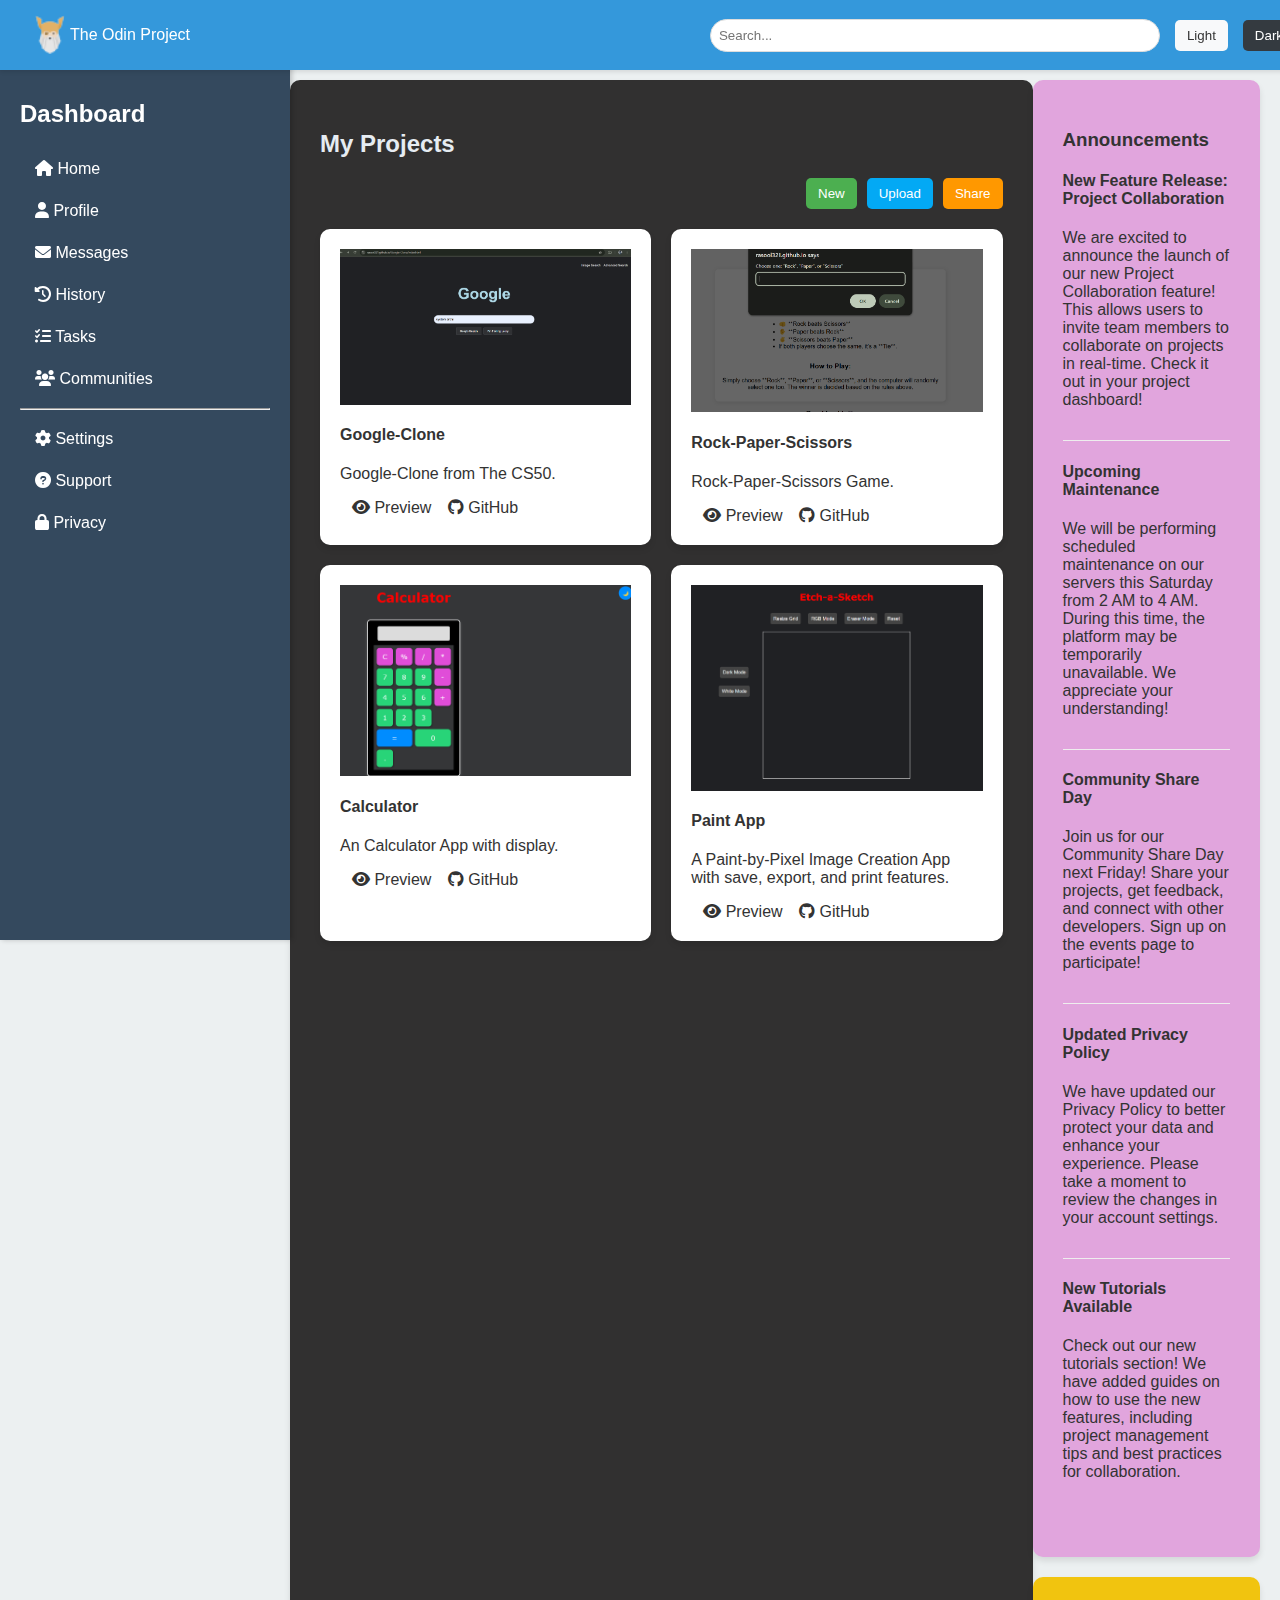
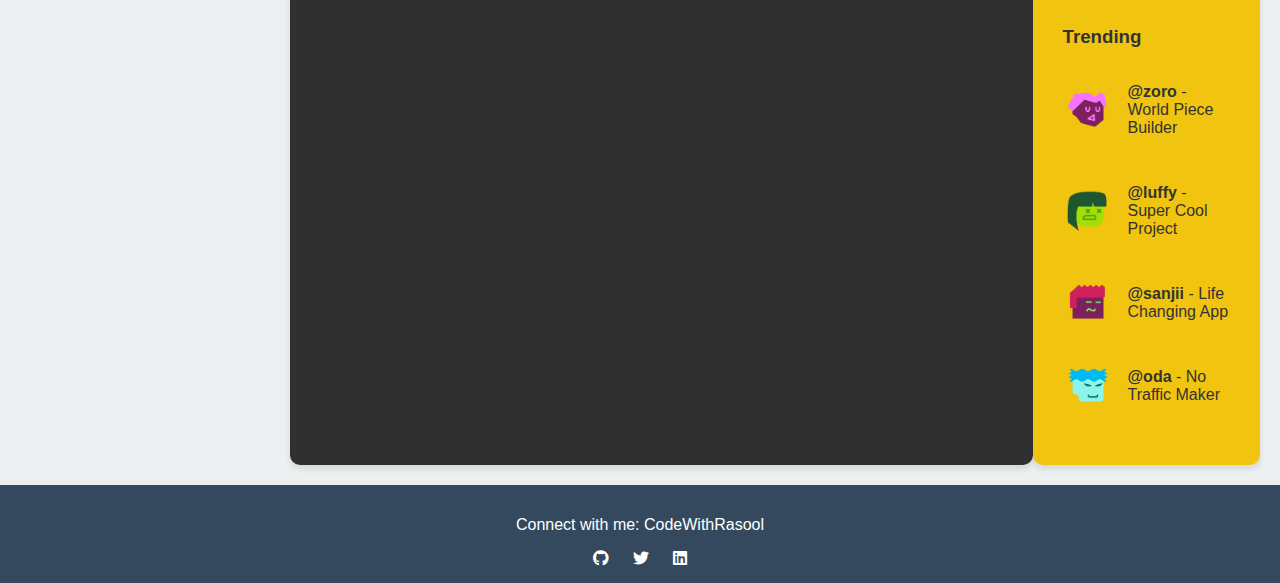
<file: index.html>
<!DOCTYPE html>
<html lang="en">
<head>
    <meta charset="UTF-8">
    <meta name="viewport" content="width=device-width, initial-scale=1.0">
    <title>Dashboard</title>
    <link rel="stylesheet" href="styles.css">
    <link href="https://fonts.googleapis.com/css2?family=Pirata+One&display=swap" rel="stylesheet">
    <link rel="stylesheet" href="https://cdnjs.cloudflare.com/ajax/libs/font-awesome/6.0.0-beta3/css/all.min.css">
</head>
<body>
    <nav class="nav">
        <div class="header-layout">
            <div class="nav-left">
                <div class="title">
                    <img src="./images/logo.png" alt="Odin Project Icon" width="40">
                    <span class="title">The Odin Project</span>
                </div>
            </div>
            <ul class="u1">
                <li><input type="search" class="search" placeholder="Search..."></li>
                <li><button class="btn btn-light mx-2" onclick="toggleTheme()">Light</button></li>
                <li><button class="btn btn-dark text-white" onclick="toggleTheme()">Dark</button></li>
            </ul>
        </div>
    </nav>
    
    <aside class="Sidebar">
        <h2 class="text-center">Dashboard</h2>
        <ul class="u2">
            <li><i class="fas fa-home"></i> Home</li>
            <li><i class="fas fa-user"></i> Profile</li>
            <li><i class="fas fa-envelope"></i> Messages</li>
            <li><i class="fas fa-history"></i> History</li>
            <li><i class="fas fa-tasks"></i> Tasks</li>
            <li><i class="fas fa-users"></i> Communities</li>
            <hr>
            <li><i class="fas fa-cog"></i> Settings</li>
            <li><i class="fas fa-question-circle"></i> Support</li>
            <li><i class="fas fa-lock"></i> Privacy</li>
        </ul>
    </aside>
   
    <div class="main-content-wrapper">
        <div class="container">
            <h2 class="heading">My Projects</h2>
            <div class="buttons">
                <button class="new">New</button>
                <button class="upload">Upload</button>
                <button class="share">Share</button>
            </div>
            <div class="row">
                <div class="card">
                    <div class="icon-container">
                        <img src="./images/google.png" alt="Google Clone">
                    </div>
                    <div class="card-body">
                        <div class="img-in">
                          <img src="./images/google-clone.png" alt="google-clone">
                        </div>
                        <h4 class="card-title">Google-Clone</h4>
                        <p class="card-text">Google-Clone from The CS50.</p>
                        <a href="https://rasool321.github.io/Google-Clone/" class="btn btn-primary">
                            <i class="fas fa-eye"></i> Preview
                        </a>
                        <a href="https://github.com/rasool321/Google-Clone.git" class="social github">
                            <i class="fab fa-github"></i> GitHub
                        </a>
                    </div>
                </div>
                <div class="card">
                        <div class="icon-container">
                            <img src="./images/r.png" alt="Rock-Paper-Scissors">
                        </div>
                    <div class="card-body">
                        <div class="img-in">
                            <img src="./images/rps.png" alt="Rock-Paper-Scissors">
                        </div>
                        <h4 class="card-title">Rock-Paper-Scissors</h4>
                        <p class="card-text">Rock-Paper-Scissors Game.</p>
                        <a href="https://rasool321.github.io/Rock-Paper-Scissors/" class="btn btn-primary">
                            <i class="fas fa-eye"></i> Preview
                        </a>
                        <a href="https://github.com/rasool321/Rock-Paper-Scissors.git" target="_blank" class="social github">
                            <i class="fab fa-github"></i> GitHub
                        </a>
                    </div>
                </div>
                                                
                <div class="card">
                    <div class="icon-container">
                        <img src="./images/c.png" alt="Calculator">
                    </div>
                    <div class="card-body ">
                        <div class="img-in">
                            <img src="./images/cal.png" alt="Calculator"> 
                        </div>
                        <h4 class="card-title">Calculator</h4>
                        <p class="card-text">An Calculator App with display.</p>
                        <a href="https://rasool321.github.io/Calculator/" class="btn btn-primary">
                           <i class="fas fa-eye"></i> Preview
                        </a>
                        <a href="https://github.com/rasool321/Calculator.git" target="_blank" class="social github">
                           <i class="fab fa-github"></i> GitHub
                        </a>
                    </div>
                </div>
                                                
                <div class="card">
                    <div class="icon-container">
                        <img src="./images/paint.png" alt="Paint App">
                    </div>
                    <div class="card-body">
                        <div class="img-in">
                            <img src="./images/p.png" alt="paint App">
                        </div>
                        <h4 class="card-title">Paint App</h4>
                        <p class="card-text">A Paint-by-Pixel Image Creation App with save, export, and print features.</p>
                        <a href="https://rasool321.github.io/Etch-a-Sketch/" class="btn btn-primary">
                            <i class="fas fa-eye"></i> Preview
                        </a>
                        <a href="https://github.com/rasool321/Etch-a-Sketch.git" target="_blank" class="social github">
                            <i class="fab fa-github"></i> GitHub
                        </a>
                    </div>
                </div>
            </div>
        </div>
        <div class="side-content">
            <div class="announcements">
                <h3>Announcements</h3>
                <div class="announcement-item">
                    <h4>New Feature Release: Project Collaboration</h4>
                    <p>We are excited to announce the launch of our new Project Collaboration feature! This allows users to invite team members to collaborate on projects in real-time. Check it out in your project dashboard!</p>
                </div>
                
                <div class="announcement-item">
                    <h4>Upcoming Maintenance</h4>
                    <p>We will be performing scheduled maintenance on our servers this Saturday from 2 AM to 4 AM. During this time, the platform may be temporarily unavailable. We appreciate your understanding!</p>
                </div>
                
                <div class="announcement-item">
                    <h4>Community Share Day</h4>
                    <p>Join us for our Community Share Day next Friday! Share your projects, get feedback, and connect with other developers. Sign up on the events page to participate!</p>
                </div>
                
                <div class="announcement-item">
                    <h4>Updated Privacy Policy</h4>
                    <p>We have updated our Privacy Policy to better protect your data and enhance your experience. Please take a moment to review the changes in your account settings.</p>
                </div>
                
                <div class="announcement-item">
                    <h4>New Tutorials Available</h4>
                    <p>Check out our new tutorials section! We have added guides on how to use the new features, including project management tips and best practices for collaboration.</p>
                </div>
            </div>
            <div class="trending">
                <h3>Trending</h3>
                <div class="trend">
                    <img src="images/1.png" alt="Profile 1" class="profile-pic">
                    <p><strong>@zoro</strong> - World Piece Builder</p>
                </div>
                <div class="trend">
                    <img src="./images/2.png" alt="Profile 2" class="profile-pic">
                    <p><strong>@luffy</strong> - Super Cool Project</p>
                </div>
                <div class="trend">
                    <img src="./images/3.png" alt="Profile 3" class="profile-pic">
                    <p><strong>@sanjii</strong> - Life Changing App</p>
                </div>
                <div class="trend">
                    <img src="./images/4.png" alt="Profile 4" class="profile-pic">
                    <p><strong>@oda</strong> - No Traffic Maker</p>
                </div>
            </div> 
        </div>
    </div>
    
    <footer class="footer">
        <p>Connect with me: CodeWithRasool</p>
        <div class="social-links">
            <a href="https://github.com/rasool321" target="_blank" class="social github">
                <i class="fab fa-github"></i>
            </a>
            <a href="https://twitter.com/rasool321" target="_blank" class="social twitter">
                <i class="fab fa-twitter"></i>
            </a>
            <a href="https://linkedin.com/in/rasool321" target="_blank" class="social linkedin">
                <i class="fab fa-linkedin"></i>
            </a>
        </div>
    </footer>

    <script>
        // Function to toggle between light and dark mode
        function toggleTheme() {
            const body = document.body;
            body.classList.toggle('dark-mode');
    
            // Save the current theme in localStorage
            if (body.classList.contains('dark-mode')) {
                localStorage.setItem('theme', 'dark');
            } else {
                localStorage.setItem('theme', 'light');
            }
        }
    
        // Check for saved theme in localStorage
        const savedTheme = localStorage.getItem('theme');
        if (savedTheme) {
            document.body.classList.add(savedTheme);
        }
    </script>

</body>
</html>
</file>
<file: styles.css>
/* General Styles */
body {
    font-family: 'Inter', sans-serif;
    margin: 0;
    padding: 0;
    background-color: #ecf0f1; /* Light gray background */
    display: flex;
    flex-direction: column;
    min-height: 100vh;
    color: #333; /* Dark text */
    transition: background-color 0.3s, color 0.3s; /* Smooth transition */
}

/* Dark Mode Styles */
body.dark-mode {
    background-color: #2c3e50; /* Dark background */
    color: #ffffff; /* Light text */
}

/* Sticky Navbar */
.nav {
    position: fixed;
    top: 0;
    left: 0;
    width: 100%;
    background: #3498db; /* Warm blue */
    color: #ffffff; /* White text */
    display: flex;
    justify-content: space-between;
    align-items: center;
    padding: 15px 30px; /* Increased padding */
    z-index: 1001; /* Above everything */
    box-shadow: 0 2px 4px rgba(0, 0, 0, 0.1);
}

.header-layout {
    display: flex;
    justify-content: space-between;
    width: 100%;
}

.nav-left {
    display: flex;
    align-items: center;
}

.nav-left .title {
    display: flex;
    align-items: center;
    margin-right: 20px; /* Space between title and search */
}

.u1 {
    list-style: none;
    display: flex;
    align-items: center;
    margin: 0;
    padding: 0;
}

.u1 li {
    margin-right: 15px;
}

.search {
    padding: 8px;
    border-radius: 20px;
    border: 1px solid #ddd;
    width: 450px; /* Adjusted width */
}

.search:focus {
    border-color: #3498db; /* Change border color on focus */
}

.btn {
    padding: 8px 12px;
    border: none;
    border-radius: 5px;
    cursor: pointer;
    transition: background-color 0.3s, transform 0.3s; /* Added transform for button hover */
}

.btn-light {
    background-color: #f8f9fa; /* Light background */
    color: #333; /* Dark text */
}

.btn-dark {
    background-color: #343a40; /* Dark background */
    color: white; /* White text */
}

.btn-light:hover {
    background-color: #e2e6ea; /* Light hover effect */
    transform: scale(1.05); /* Slightly enlarge on hover */
}

.btn-dark:hover {
    background-color: #495057; /* Dark hover effect */
    transform: scale(1.05); /* Slightly enlarge on hover */
}

/* Sticky Sidebar */
.Sidebar {
    position: fixed;
    left: 0;
    top: 60px; /* Adjusted for navbar height */
    width: 250px;
    height: calc(100vh - 60px); /* Full height minus navbar */
    background: #34495e; /* Dark gray for sidebar */
    color: #ffffff; /* White text */
    padding: 20px;
    box-shadow: 2px 0px 5px rgba(0, 0, 0, 0.2);
    z-index: 1000;
    overflow-y: auto; /* Scroll if content overflows */
}

.u2 {
    list-style: none;
    padding: 0;
}

.u2 li {
    padding: 12px 15px;
    cursor: pointer;
    border-radius: 5px;
    transition: background-color 0.3s, transform 0.3s; /* Added transform for hover */
}

.u2 li:hover {
    background-color: #2c3e50; /* Darker gray on hover */
    transform: scale(1.02); /* Slightly enlarge on hover */
}

/* Main Content Wrapper */
.main-content-wrapper {
    display: flex;
    margin-left: 250px; /* Space for the sidebar */
    padding: 80px 20px 20px; /* Top padding for navbar */
    flex-grow: 1;
}

/* Main Content */
.container {
    flex: 3;
    margin-left: 20px; /* Added left margin */
    padding: 30px; /* Increased padding */
    background: #313030; /* White background for main content */
    border-radius: 10px; /* Rounded corners */
    box-shadow: 0 4px 6px rgba(0, 0, 0, 0.1); /* Subtle shadow */
}

.heading {
    font-size: 24px; /* Increased font size for heading */
    margin-bottom: 20px;
    color: #e6ecf2; /* Dark text color for heading */
}

.buttons {
    display: flex;
    justify-content: flex-end; /* Align buttons to the right */
    gap: 10px; /* Space between buttons */
    margin-bottom: 20px; /* Space below buttons */
}

.row {
    display: grid;
    grid-template-columns: repeat(auto-fill, minmax(250px, 1fr)); /* Adjusted min width for cards */
    gap: 20px;
}

.card {
    background: #ffffff; /* White background for cards */
    border-radius: 10px; /* Rounded corners */
    box-shadow: 0 4px 6px rgba(0, 0, 0, 0.1); /* Subtle shadow */
    overflow: hidden;
    transition: transform 0.3s, box-shadow 0.3s; /* Added transition for shadow */
}

.card:hover {
    transform: scale(1.02); /* Slightly enlarge on hover */
    box-shadow: 0 6px 12px rgba(0, 0, 0, 0.2); /* Darker shadow on hover */
}

.card-body {
    padding: 20px;
    color: #333; /* Dark text color for card content */
}

/* Icons in Top-Left */
.icon-container {
    position: absolute;
    top: 15px;
    left: 15px; /* Changed from right to left */
    width: 40px;
    height: 40px;
}

/* Card Image Inside */
.card img {
    width: 100%;
    height: auto;
    display: block;
}

/* Card Content */
.card-body {
    padding: 20px;
}

/* Side Content (Announcements & Trending) */
.side-content {
    flex: 1;
    display: flex;
    flex-direction: column;
    gap: 20px;
}

.announcements {
    background: #e1a5dd; /* Light purple for announcements */
    border-radius: 10px; /* Rounded corners */
    padding: 30px; /* Increased padding */
    box-shadow: 0 4px 6px rgba(0, 0, 0, 0.1); /* Subtle shadow */
}

.trending {
    background: #f1c40f; /* Warm yellow for trending */
    border-radius: 10px; /* Rounded corners */
    padding: 30px; /* Increased padding */
    box-shadow: 0 4px 6px rgba(0, 0, 0, 0.1); /* Subtle shadow */
}

.announcement-item {
    border-bottom: 1px solid #eee;
    padding-bottom: 15px;
    margin-bottom: 15px;
}

.announcement-item:last-child {
    border-bottom: none;
}

.trending .trend {
    display: flex;
    align-items: center;
    margin-bottom: 15px;
}

.trending .profile-pic {
    width: 50px;
    height: 50px;
    border-radius: 50%;
    margin-right: 15px;
}

/* Footer */
.footer {
    text-align: center;
    padding: 15px;
    background: #34495e; /* Warm dark gray */
    color: #ffffff; /* White text */
    margin-top: auto;
}

.social-links a {
    color: white;
    margin: 0 10px;
    text-decoration: none;
    transition: color 0.3s;
}

.social-links a:hover {
    color: #3498db; /* Change color on hover */
}

/* Additional Styles for Responsiveness */
@media (max-width: 768px) {
    .nav {
        flex-direction: column;
        align-items: flex-start;
    }

    .nav-left, .nav-right {
        width: 100%;
        display: flex;
        justify-content: space-between;
        margin-bottom: 10px;
    }

    .search {
        width: 100%; /* Full width on smaller screens */
    }

    .row {
        grid-template-columns: 1fr; /* Stack cards on smaller screens */
    }

    .card {
        margin: 0 10px; /* Add margin for better spacing */
    }
}

/* Button Styles */
.buttons {
    display: flex;
    justify-content: flex-end; /* Align buttons to the right */
    gap: 10px; /* Space between buttons */
    margin-bottom: 20px; /* Space below buttons */
}

.new, .upload, .share {
    padding: 8px 12px;
    border: none;
    border-radius: 5px;
    cursor: pointer;
    transition: background-color 0.3s, transform 0.3s; /* Added transform for button hover */
}

.new {
    background-color: #4CAF50; /* Green background */
    color: white; /* White text */
}

.new:hover {
    background-color: #3e8e41; /* Darker green on hover */
    transform: scale(1.05); /* Slightly enlarge on hover */
}

.upload {
    background-color: #03A9F4; /* Blue background */
    color: white; /* White text */
}

.upload:hover {
    background-color: #0288D1; /* Darker blue on hover */
    transform: scale(1.05); /* Slightly enlarge on hover */
}

.share {
    background-color: #FF9800; /* Orange background */
    color: white; /* White text */
}

.share:hover {
    background-color: #FF8A3D; /* Darker orange on hover */
    transform: scale(1.05); /* Slightly enlarge on hover */
}

/* Card Links - Remove Underline */
.card a {
    text-decoration: none; /* Remove underline */
    color: inherit; /* Inherit color from parent */
}

/* Card Links Hover Effect */
.card a:hover {
    text-decoration: underline; /* Optional: Add underline on hover for better UX */
}
</file>
